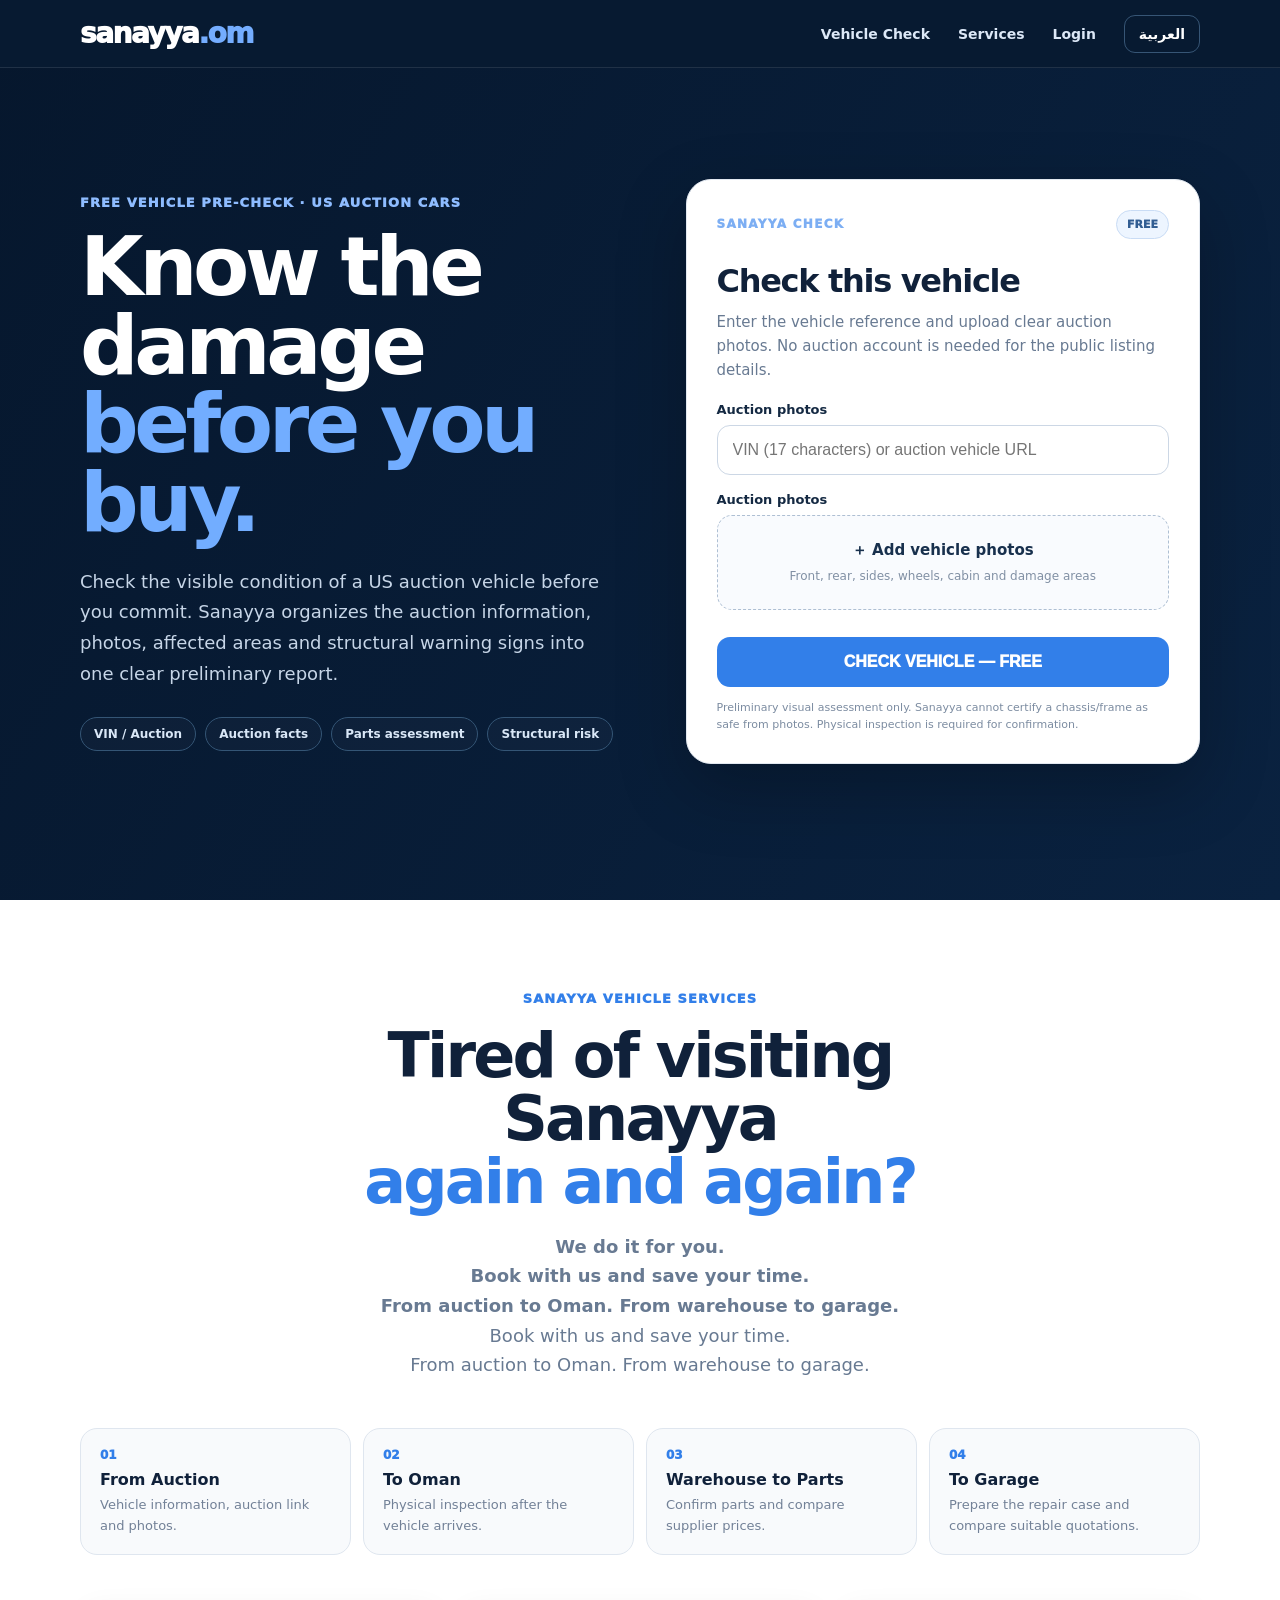
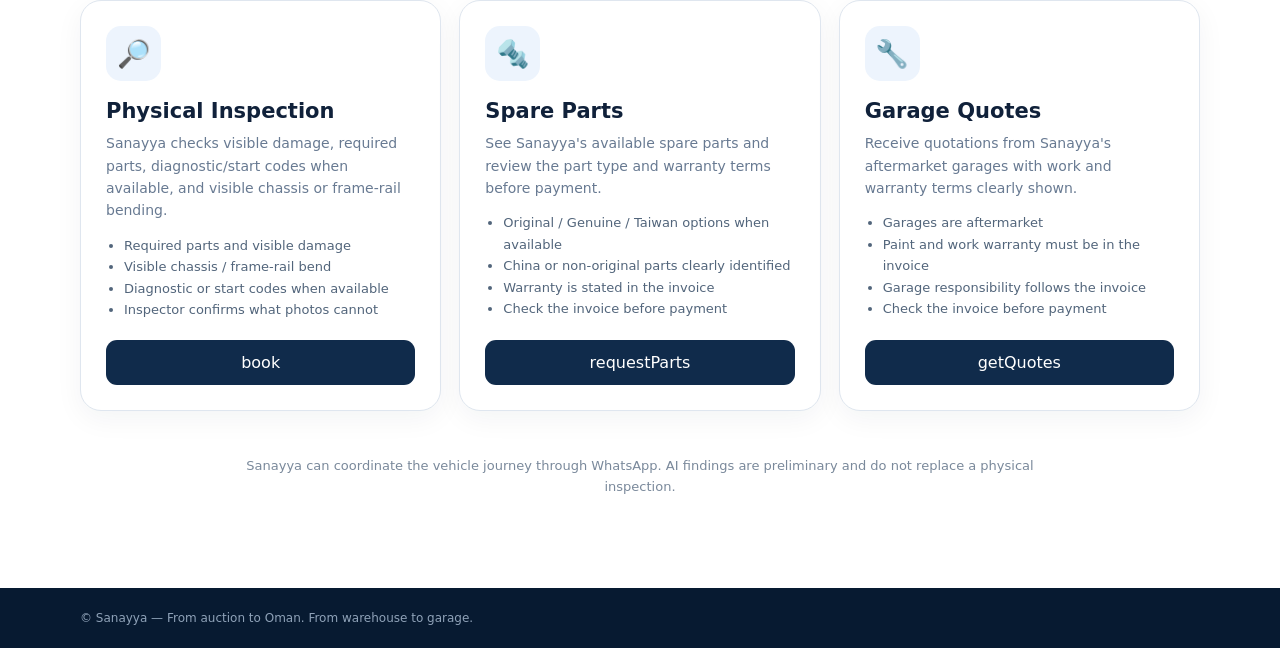
<file: index.html>
<!doctype html>
<html lang="en">
<head>
<meta charset="utf-8">
<meta name="viewport" content="width=device-width,initial-scale=1">
<title>Sanayya — Know the damage before you buy</title>
<meta name="description" content="Sanayya helps buyers and dealers understand US auction vehicle damage before buying, then arrange inspection, parts and garage services in Oman.">
<style>
:root{
  --navy:#071a31;
  --navy2:#0b2340;
  --blue:#3f8df5;
  --blue2:#8ebcff;
  --white:#fff;
  --ink:#10213a;
  --muted:#687a92;
  --line:#dfe6ef;
  --bg:#f4f7fb;
}
*{box-sizing:border-box}
html{scroll-behavior:smooth}
body{margin:0;background:var(--bg);color:var(--ink);font-family:Inter,system-ui,-apple-system,BlinkMacSystemFont,"Segoe UI",Arial,sans-serif}
a{text-decoration:none}
.wrap{width:min(1120px,calc(100% - 40px));margin:auto}

/* ---------- PAGE 1 ---------- */
.page-one{
  min-height:100vh;
  background:linear-gradient(120deg,#06172d 0%,#0a2240 100%);
  color:white;
}
header{
  height:68px;border-bottom:1px solid rgba(255,255,255,.10);
  background:#071a31;display:flex;align-items:center
}
.nav{display:flex;align-items:center;justify-content:space-between}
.logo{font-size:28px;font-weight:950;letter-spacing:-1.5px;color:#fff}
.logo span{color:#74adff}
.navlinks{display:flex;align-items:center;gap:28px}
.navlinks a{color:#dce8f7;font-size:14px;font-weight:800}
.navlinks a:hover{color:#fff}
.lang{border:1px solid #365575;border-radius:11px;padding:10px 14px;color:#fff!important}
.hero{
  min-height:calc(100vh - 68px);
  display:grid;grid-template-columns:1.02fr .98fr;gap:70px;
  align-items:center;padding:45px 0 70px
}
.details{max-width:600px}
.eyebrow{
  display:inline-block;color:#8ebcff;font-size:13px;font-weight:950;
  letter-spacing:1.1px;text-transform:uppercase;margin-bottom:18px
}
.details h1{
  font-size:clamp(52px,6.7vw,82px);line-height:.96;
  letter-spacing:-4.4px;margin:0 0 24px;color:#fff
}
.details h1 .blue{color:#72adff}
.details p{font-size:18px;line-height:1.7;color:#c6d5e7;max-width:570px;margin:0 0 28px}
.pills{display:flex;flex-wrap:wrap;gap:9px}
.pill{
  border:1px solid #345575;border-radius:999px;padding:9px 13px;
  color:#d9e7f7;font-size:12px;font-weight:800;background:rgba(255,255,255,.025)
}

/* scanner */
.scanner{
  background:#fff;color:var(--ink);border-radius:25px;padding:30px;
  box-shadow:0 24px 70px rgba(0,0,0,.24);border:1px solid #e2e8f0
}
.scanner-top{display:flex;justify-content:space-between;align-items:center;margin-bottom:23px}
.scanner-label{font-size:12px;font-weight:950;letter-spacing:1.3px;color:#7caef3}
.free{font-size:11px;font-weight:950;color:#315d92;border:1px solid #c9dcf5;background:#edf5ff;border-radius:999px;padding:7px 10px}
.scanner h2{font-size:32px;letter-spacing:-1.3px;margin:0 0 10px}
.scanner-intro{color:#687a92;line-height:1.6;font-size:15px;margin:0 0 20px}
.field{margin-bottom:17px}
.field label{display:block;font-size:13px;font-weight:900;margin-bottom:8px;color:#142942}
input{
  width:100%;padding:15px;border:1px solid #ccd7e5;border-radius:13px;
  font-size:16px;color:#10213a;outline:none;background:#fff
}
input:focus{border-color:#6ea8f7;box-shadow:0 0 0 4px #e8f2ff}
.drop{
  border:1.5px dashed #aebfd3;border-radius:15px;padding:25px 18px;
  text-align:center;background:#f9fbfe;cursor:pointer
}
.drop strong{display:block;font-size:15px;margin-bottom:5px;color:#18304d}
.drop span{color:#8190a4;font-size:12px}
.thumbs{display:flex;flex-wrap:wrap;gap:8px;margin-top:10px}
.thumb{width:67px;height:67px;object-fit:cover;border-radius:9px;border:1px solid #dbe3ed}
.primary{
  width:100%;border:0;border-radius:13px;background:#327fe9;color:#fff;
  padding:16px;font-size:16px;font-weight:950;cursor:pointer
}
.primary:hover{background:#246ed1}
.scanner-note{font-size:11px;line-height:1.55;color:#7c8ca1;margin:12px 0 0}

/* progress + report */
.progress{display:none;text-align:center;padding:20px 0 2px}
.spinner{width:31px;height:31px;border:4px solid #d9e2ed;border-top-color:#327fe9;border-radius:50%;animation:spin 1s linear infinite;margin:0 auto 11px}
@keyframes spin{to{transform:rotate(360deg)}}
.report{display:none;background:#f4f7fb;color:var(--ink);padding:70px 0}
.report-head,.box{background:#fff;border:1px solid var(--line);border-radius:20px}
.report-head{padding:22px}.report-head h2{margin:0 0 7px}.muted{color:var(--muted)}
.grid{display:grid;grid-template-columns:1fr 1fr;gap:15px;margin-top:15px}
.box{padding:21px}.box h3{margin:0 0 9px}
.list{padding-left:20px;line-height:1.7;color:#53657a;margin:0}
.part{padding:11px 0;border-bottom:1px solid #edf0f4;display:flex;justify-content:space-between;gap:12px}
.part:last-child{border-bottom:0}
.status{font-size:10px;font-weight:950;padding:5px 8px;border-radius:7px;height:max-content}
.repair{background:#fff0dc;color:#a45c09}.replace{background:#ffe4e4;color:#a52a2a}.unknown{background:#eef1f5;color:#5d6a79}.ok{background:#e5faef;color:#168044}.deployed{background:#ffe4e4;color:#a52a2a}.damaged{background:#ffe4e4;color:#a52a2a}.not_visible{background:#eef1f5;color:#5d6a79}.no_visible_deployment{background:#e5faef;color:#168044}
.assessment-box{margin-top:15px}
.assessment-box h3{font-size:22px}
.risk{padding:12px 14px;border-radius:12px;font-weight:900;margin:8px 0 12px}
.risk.high,.risk.possible{background:#ffe0e0;color:#a52a2a}
.risk.low{background:#e5faef;color:#168044}
.risk.unknown{background:#eef1f5;color:#5d6a79}
.risk small{display:block;font-weight:600;margin-top:3px}
.area-grid,.card-grid{display:grid;grid-template-columns:repeat(2,minmax(0,1fr));gap:10px}
.area-card{border:1px solid var(--line);border-radius:13px;padding:13px;background:#fff}
.area-card strong{display:block;font-size:12px;text-transform:uppercase;letter-spacing:.35px;color:#687a92;margin-bottom:4px}
.section-title{font-size:18px;font-weight:950;margin:22px 0 9px}
.section-title.replace-title{color:#b51e1e}.chassis-card.ok{border-color:#bfead3}.chassis-card.minor_damage{border-color:#f2d2a9}.chassis-card.bent{border-color:#f3bcbc}.chassis-card.not_detectable{border-color:#d5dbe3}.section-title.repair-title{color:#b25e08}.section-title.ok-title{color:#168044}.section-title.unknown-title{color:#5d6a79}.section-title.airbag-title{color:#10213a}
.part-card{border:1px solid var(--line);border-radius:13px;padding:10px;background:#fff;margin-bottom:10px}
.part-name{display:block;font-size:16px;font-weight:950;color:#10213a;background:#f6f8fb;border:1px solid #dfe6ef;border-radius:9px;padding:8px 10px;margin-bottom:8px}
.part-card.replace-card .part-name{background:#ffe4e4;border-color:#f3c8c8}.part-card.repair-card .part-name{background:#fff6ea;border-color:#f3ddbc}.part-card.ok-card .part-name{background:#ebfbf3;border-color:#c8eedb}.part-card.unknown-card .part-name{background:#f0f2f5;border-color:#dfe3e8}
.part-reason{font-size:14px;line-height:1.55;color:#25364b}.part-status{font-weight:950;margin-right:4px}
.photos-report{display:grid;grid-template-columns:repeat(2,minmax(0,1fr));gap:12px}.photos-report img{width:100%;aspect-ratio:4/3;object-fit:cover;border-radius:12px;border:1px solid var(--line)}
@media(max-width:600px){.area-grid,.card-grid,.photos-report{grid-template-columns:1fr}}
.actions{display:flex;gap:10px;margin-top:15px}
.secondary{flex:1;border:1px solid #ccd7e5;background:#fff;color:#23364e;border-radius:12px;padding:13px;font-weight:850;cursor:pointer}
.report .primary{flex:1}

/* ---------- PAGE 2 ---------- */
.services-page{
  min-height:100vh;background:#fff;color:var(--ink);padding:88px 0 90px;
}
.services-intro{text-align:center;max-width:780px;margin:0 auto 48px}
.services-intro .eyebrow{color:#327fe9}
.services-intro h2{
  font-size:clamp(40px,5.3vw,62px);line-height:1.02;letter-spacing:-2.8px;margin:0 0 18px
}
.services-intro h2 .blue{color:#327fe9}
.services-intro p{font-size:18px;line-height:1.65;color:#687a92;margin:0}
.journey{
  display:grid;grid-template-columns:repeat(4,1fr);gap:12px;margin-bottom:45px
}
.step{border:1px solid #dfe6ef;border-radius:17px;padding:19px;background:#f8fafc}
.step .num{color:#327fe9;font-size:12px;font-weight:950}
.step strong{display:block;font-size:16px;margin:8px 0 5px}
.step span{font-size:13px;line-height:1.5;color:#728197}
.services{display:grid;grid-template-columns:repeat(3,1fr);gap:18px}
.service{
  border:1px solid #dfe6ef;border-radius:21px;padding:25px;
  display:flex;flex-direction:column;min-height:335px;background:#fff;
  box-shadow:0 8px 28px rgba(15,35,60,.05)
}
.icon{
  width:55px;height:55px;border-radius:15px;background:#edf4fd;
  display:grid;place-items:center;font-size:27px;margin-bottom:18px
}
.service h3{font-size:21px;margin:0 0 9px}
.service p{color:#687a92;line-height:1.6;font-size:14px;margin:0 0 13px}
.service ul{color:#52657b;padding-left:18px;line-height:1.65;font-size:13px;margin:0 0 20px}
.wa{
  margin-top:auto;background:#102b4b;color:#fff;text-align:center;
  border-radius:11px;padding:13px;font-weight:900;font-size:14px
}
.wa:hover{background:#173c66}
.service-note{
  max-width:850px;margin:45px auto 0;text-align:center;color:#7a899b;
  font-size:13px;line-height:1.6
}
footer{background:#071a31;color:#8fa2b8;padding:23px 0;font-size:12px}

/* responsive */
@media(max-width:900px){
  .hero{grid-template-columns:1fr;gap:35px;padding-top:48px}
  .details{max-width:760px}
  .details h1{font-size:clamp(50px,10vw,74px)}
  .scanner{max-width:760px}
  .journey{grid-template-columns:1fr 1fr}
  .services{grid-template-columns:1fr}
}
@media(max-width:600px){
  .wrap{width:min(100% - 28px,1120px)}
  header{height:62px}.navlinks{gap:10px}.navlinks a:not(.lang){display:none}
  .logo{font-size:24px}
  .hero{min-height:calc(100vh - 62px);padding:35px 0 50px}
  .details h1{font-size:49px;letter-spacing:-2.8px}
  .details p{font-size:16px}
  .scanner{padding:22px;border-radius:19px}
  .scanner h2{font-size:27px}
  .journey{grid-template-columns:1fr}
  .services-page{padding:65px 0}
  .services-intro h2{font-size:42px}
  .grid{grid-template-columns:1fr}
  .actions{flex-direction:column}
}
@media print{
  header,.page-one,.services-page,footer{display:none!important}
  .report{display:block!important;padding:0}
}
.service-modal{display:none;position:fixed;inset:0;background:rgba(5,18,39,.72);z-index:1000;padding:24px;align-items:center;justify-content:center}.service-modal.show{display:flex}.service-modal-box{position:relative;width:min(680px,100%);background:#fff;border-radius:22px;padding:32px;box-shadow:0 24px 70px rgba(0,0,0,.28);color:#10233f}.service-modal-box h3{font-size:30px;margin:8px 0 18px}.service-modal-box p{font-size:16px;line-height:1.7;color:#52657d}.service-modal-box ul{padding-left:20px;line-height:1.8;color:#344b67}.service-close{position:absolute;right:18px;top:10px;border:0;background:transparent;font-size:32px;cursor:pointer;color:#52657d}.service-modal-actions{display:flex;gap:12px;margin-top:24px}.service-modal-actions button{flex:1;padding:13px 18px;border-radius:12px;border:0;cursor:pointer;font-weight:700}.service-modal-actions .primary{background:#327fe9;color:#fff}.service-modal-actions .secondary{background:#edf3fa;color:#10233f}.request-service{border:0;cursor:pointer;font:inherit}
</style>
</head>
<body>

<section class="page-one" id="vehicle-check">
<header>
  <div class="wrap nav">
    <div class="logo">sanayya<span>.om</span></div>
    <div class="navlinks">
      <a href="#vehicle-check">Vehicle Check</a>
      <a href="#services">Services</a>
      <a href="login.html">Login</a>
      <a class="lang" href="#" id="langToggle">العربية</a>
    </div>
  </div>
</header>

<div class="wrap hero">
  <div class="details">
    <div class="eyebrow">Free vehicle pre-check · US auction cars</div>
    <h1>Know the damage<br><span class="blue">before you buy.</span></h1>
    <p>Check the visible condition of a US auction vehicle before you commit. Sanayya organizes the auction information, photos, affected areas and structural warning signs into one clear preliminary report.</p>
    <div class="pills">
      <span class="pill">VIN / Auction</span>
      <span class="pill">Auction facts</span>
      <span class="pill">Parts assessment</span>
      <span class="pill">Structural risk</span>
    </div>
  </div>

  <div class="scanner">
    <div class="scanner-top">
      <div class="scanner-label">SANAYYA CHECK</div>
      <div class="free">FREE</div>
    </div>
    <h2>Check this vehicle</h2>
    <p class="scanner-intro">Enter the vehicle reference and upload clear auction photos. No auction account is needed for the public listing details.</p>

    <div class="field">
      <label>VIN or Auction Link</label>
      <input id="ref" placeholder="VIN (17 characters) or auction vehicle URL">
    </div>

    <div class="field">
      <label>Auction photos</label>
      <div class="drop" onclick="document.getElementById('files').click()">
        <strong>＋ Add vehicle photos</strong>
        <span>Front, rear, sides, wheels, cabin and damage areas</span>
        <input id="files" hidden type="file" accept="image/*" multiple onchange="photos()">
      </div>
      <div id="thumbs" class="thumbs"></div>
    </div>

    <button class="primary" onclick="analyze()">CHECK VEHICLE — FREE</button>
    <p class="scanner-note">Preliminary visual assessment only. Sanayya cannot certify a chassis/frame as safe from photos. Physical inspection is required for confirmation.</p>

    <div id="progress" class="progress">
      <div class="spinner"></div>
      <strong id="pt">Reading vehicle information…</strong>
    </div>
  </div>
</div>
</section>

<section id="report" class="report">
<div class="wrap">
  <div class="report-head"><h2>Sanayya AI damage assessment</h2><div id="vehicle" class="muted"></div></div>

  <div class="box assessment-box">
    <h3>Overall assessment</h3>
    <p id="summary" class="muted" style="line-height:1.65;margin-bottom:12px"></p>
    <div id="risk"></div>
    <div id="areas" class="area-grid"></div>
    <div id="structuralFindings"></div>
  </div>

  <div class="box assessment-box">
    <h3>Parts assessment</h3>
    <div id="replaceSection"></div>
    <div id="repairSection"></div>
    <div id="okSection"></div>
    <div id="unknownSection"></div>
  </div>

  <div class="box assessment-box">
    <h3>Airbag / SRS assessment</h3>
    <div id="airbags"></div>
  </div>

  <div class="box assessment-box">
    <h3>Recommended physical checks</h3>
    <ul id="checks" class="list"></ul>
  </div>

  <div class="box assessment-box">
    <h3>Limitations</h3>
    <ul id="limitations" class="list"></ul>
  </div>

  <div class="box assessment-box" id="photoBox">
    <h3>Uploaded vehicle photos</h3>
    <div id="reportPhotos" class="photos-report"></div>
  </div>

  <div class="actions">
    <button class="secondary" onclick="clearAll()">Clear & Check Another Vehicle</button>
    <button class="secondary" onclick="window.print()">Print / Save PDF</button>
    <button class="primary" onclick="document.getElementById('services').scrollIntoView({behavior:'smooth'})">Continue to Services ↓</button>
  </div>
</div>
</section>

<section id="services" class="services-page">
<div class="wrap">
  <div class="services-intro">
    <div class="eyebrow">Sanayya vehicle services</div>
    <h2>Tired of visiting Sanayya<br><span class="blue">again and again?</span></h2>
    <p><strong>We do it for you.</strong><br>Book with us and save your time.<br>From auction to Oman. From warehouse to garage.</p>
  </div>

  <div class="journey">
    <div class="step"><div class="num">01</div><strong>From Auction</strong><span>Vehicle information, auction link and photos.</span></div>
    <div class="step"><div class="num">02</div><strong>To Oman</strong><span>Physical inspection after the vehicle arrives.</span></div>
    <div class="step"><div class="num">03</div><strong>Warehouse to Parts</strong><span>Confirm parts and compare supplier prices.</span></div>
    <div class="step"><div class="num">04</div><strong>To Garage</strong><span>Prepare the repair case and compare suitable quotations.</span></div>
  </div>

  <div class="services">
    <div class="service"><div class="icon">🔎</div><h3 data-i18n="physical">Physical Inspection</h3><p data-i18n="physicalP">Sanayya checks visible damage, required parts, diagnostic/start codes when available, and visible chassis or frame-rail bending.</p><ul><li data-i18n="physicalL1">Required parts and visible damage</li><li data-i18n="physicalL2">Visible chassis / frame-rail bend</li><li data-i18n="physicalL3">Diagnostic or start codes when available</li><li data-i18n="physicalL4">Inspector confirms what photos cannot</li></ul><button class="wa request-service" type="button" onclick="openService('physical')" data-i18n="requestQuote">Request a Quote</button></div>
    <div class="service"><div class="icon">🔩</div><h3 data-i18n="partsService">Spare Parts</h3><p data-i18n="partsP">See Sanayya's available spare parts and review the part type and warranty terms before payment.</p><ul><li data-i18n="partsL1">Original / Genuine / Taiwan options when available</li><li data-i18n="partsL2">China or non-original parts clearly identified</li><li data-i18n="partsL3">Warranty is stated in the invoice</li><li data-i18n="partsL4">Check the invoice before payment</li></ul><button class="wa request-service" type="button" onclick="openService('parts')" data-i18n="requestQuote">Request a Quote</button></div>
    <div class="service"><div class="icon">🔧</div><h3 data-i18n="garageQuotes">Garage Quotes</h3><p data-i18n="garageP">Receive quotations from Sanayya's aftermarket garages with work and warranty terms clearly shown.</p><ul><li data-i18n="garageL1">Garages are aftermarket</li><li data-i18n="garageL2">Paint and work warranty must be in the invoice</li><li data-i18n="garageL3">Garage responsibility follows the invoice</li><li data-i18n="garageL4">Check the invoice before payment</li></ul><button class="wa request-service" type="button" onclick="openService('garage')" data-i18n="requestQuote">Request a Quote</button></div>
  </div>
  <div id="serviceModal" class="service-modal" aria-hidden="true"><div class="service-modal-box"><button class="service-close" type="button" onclick="closeService()">×</button><div id="serviceModalIcon" class="icon">🔎</div><h3 id="serviceModalTitle"></h3><div id="serviceModalBody"></div><div class="service-modal-actions"><button class="secondary" type="button" onclick="closeService()" data-i18n="back">Back</button><button id="serviceModalAction" class="primary" type="button" onclick="confirmService()" data-i18n="continueRequest">Continue</button></div></div></div>

  <div class="service-note">Sanayya can coordinate the vehicle journey through WhatsApp. AI findings are preliminary and do not replace a physical inspection.</div>
</div>
</section>

<footer><div class="wrap">© Sanayya — From auction to Oman. From warehouse to garage.</div></footer>

<script>
const SUPABASE_URL="https://zohfsqyiwtfhoniuzuob.supabase.co";
const SUPABASE_KEY="sb_publishable_zwI-9LYGnMCET--8njK7iQ__DOVYZUD";
const ANALYZE_URL=SUPABASE_URL+"/functions/v1/analyze-damage";
let selectedFiles=[];

function wa(number,text){
  const clean=String(number||"").replace(/\D/g,"");
  return clean ? "https://wa.me/"+clean+"?text="+encodeURIComponent(text) : "#";
}

let currentLanguage = localStorage.getItem("sanayya_language") || "en";
const translations = {
  en: {
    vehicleCheck:"Vehicle Check", services:"Services", login:"Login", arabic:"العربية",
    eyebrow:"Free vehicle pre-check · US auction cars", title1:"Know the damage", title2:"before you buy.",
    hero:"Check the visible condition of a US auction vehicle before you commit. Sanayya organizes the auction information, photos, affected areas and structural warning signs into one clear preliminary report.",
    pill1:"VIN / Auction", pill2:"Auction facts", pill3:"Parts assessment", pill4:"Structural risk",
    checkLabel:"SANAYYA CHECK", free:"FREE", checkTitle:"Check this vehicle",
    checkIntro:"Enter the vehicle reference and upload clear auction photos. No auction account is needed for the public listing details.",
    refLabel:"VIN or Auction Link", refPlaceholder:"VIN (17 characters) or auction vehicle URL", photoLabel:"Auction photos",
    photoStrong:"＋ Add vehicle photos", photoHint:"Front, rear, sides, wheels, cabin and damage areas",
    checkBtn:"CHECK VEHICLE — FREE", note:"Preliminary visual assessment only. Sanayya cannot certify a chassis/frame as safe from photos. Physical inspection is required for confirmation.",
    reportTitle:"Sanayya AI damage assessment", overall:"Overall assessment", parts:"Parts assessment", replace:"Parts to replace", repair:"Parts that can be repaired", ok:"Parts that appear OK", unknown:"Parts that are not visible / unknown", airbags:"Airbag / SRS assessment", checksTitle:"Recommended physical checks", limitationsTitle:"Limitations", photosTitle:"Uploaded vehicle photos", clear:"Clear & Check Another Vehicle", print:"Print / Save PDF", continue:"Continue to Services ↓",
    servicesEyebrow:"Sanayya vehicle services", servicesTitle1:"Tired of visiting Sanayya", servicesTitle2:"again and again?", servicesLead:"We do it for you.", servicesLead2:"Book with us and save your time.", servicesLead3:"From auction to Oman. From warehouse to garage.",
    auction:"From Auction", oman:"To Oman", warehouse:"Warehouse to Parts", garage:"To Garage", journey1:"Vehicle information, auction link and photos.", journey2:"Physical inspection after the vehicle arrives.", journey3:"Confirm parts and compare supplier prices.", journey4:"Prepare the repair case and compare suitable quotations.",
    physical:"Physical Inspection", physicalP:"Sanayya checks visible damage, required parts, diagnostic/start codes when available, and visible chassis or frame-rail bending.", physicalL1:"Required parts and visible damage", physicalL2:"Visible chassis / frame-rail bend", physicalL3:"Diagnostic or start codes when available", physicalL4:"Inspector confirms what photos cannot", partsService:"Spare Parts", partsP:"See Sanayya's available spare parts and review the part type and warranty terms before payment.", partsL1:"Original / Genuine / Taiwan options when available", partsL2:"China or non-original parts clearly identified", partsL3:"Warranty is stated in the invoice", partsL4:"Check the invoice before payment", garageQuotes:"Garage Quotes", garageP:"Receive quotations from Sanayya's aftermarket garages with work and warranty terms clearly shown.", garageL1:"Garages are aftermarket", garageL2:"Paint and work warranty must be in the invoice", garageL3:"Garage responsibility follows the invoice", garageL4:"Check the invoice before payment",
    requestQuote:"Request a Quote", back:"Back", continueRequest:"Continue", serviceNote:"Sanayya can coordinate the vehicle journey through WhatsApp. AI findings are preliminary and do not replace a physical inspection.", footer:"© Sanayya — From auction to Oman. From warehouse to garage.",
    riskHigh:"Visible structural evidence requires urgent physical inspection.", riskPossible:"Possible visible structural damage — physical inspection required.", riskLow:"No visible structural deformation identified in the submitted photos.", riskUnknown:"Structural areas are not visible enough to make a reliable judgment from photos.", chassisTitle:"Chassis assessment", chassisOK:"Chassis appears OK visually", chassisMinor:"Chassis minor visible damage", chassisBent:"Chassis visibly bent", chassisNotDetectable:"Chassis not detectable from photos", damageArea:"Damage area", noArea:"No specific visible area reported", structuralFindings:"Structural findings", structuralFinding:"Structural finding", airbagUnknown:"Airbag condition cannot be confirmed because the relevant areas are not visible.", defaultCheck1:"Perform a physical chassis/frame inspection.", defaultCheck2:"Perform an SRS/airbag diagnostic scan.", defaultLimit1:"Photos cannot confirm hidden mechanical or structural damage.", defaultLimit2:"Physical inspection is required for confirmation.",
    statusReplace:"REPLACE", statusRepair:"REPAIR", statusOK:"OK", statusUnknown:"UNKNOWN", deployed:"DEPLOYED", damaged:"DAMAGED", notVisible:"NOT_VISIBLE", noDeployment:"NO_VISIBLE_DEPLOYMENT"
  },
  ar: {
    vehicleCheck:"فحص المركبة", services:"الخدمات", login:"تسجيل الدخول", arabic:"English",
    eyebrow:"فحص مبدئي مجاني · سيارات مزادات أمريكية", title1:"اعرف الأضرار", title2:"قبل أن تشتري.",
    hero:"افحص الحالة الظاهرة لسيارة من مزادات الولايات المتحدة قبل الشراء. تنظم سنعية معلومات المزاد والصور ومناطق الضرر وعلامات التحذير الهيكلية في تقرير مبدئي واضح.",
    pill1:"رقم VIN / المزاد", pill2:"بيانات المزاد", pill3:"تقييم القطع", pill4:"المخاطر الهيكلية",
    checkLabel:"فحص سنعية", free:"مجاني", checkTitle:"افحص هذه المركبة",
    checkIntro:"أدخل مرجع المركبة وارفع صور المزاد الواضحة. لا تحتاج إلى حساب في المزاد لعرض بيانات السيارة العامة.",
    refLabel:"رقم VIN أو رابط المزاد", refPlaceholder:"رقم VIN (17 حرفاً) أو رابط السيارة في المزاد", photoLabel:"صور المزاد",
    photoStrong:"＋ إضافة صور المركبة", photoHint:"الأمام، الخلف، الجوانب، العجلات، المقصورة ومناطق الضرر",
    checkBtn:"افحص المركبة — مجاناً", note:"هذا تقييم بصري مبدئي فقط. لا تستطيع سنعية تأكيد سلامة الشاصي أو الهيكل من الصور. يلزم الفحص الفعلي للتأكيد.",
    reportTitle:"تقرير سنعية لتقييم أضرار المركبة بالذكاء الاصطناعي", overall:"التقييم العام", parts:"تقييم القطع", replace:"قطع تحتاج إلى استبدال", repair:"قطع يمكن إصلاحها", ok:"قطع تبدو سليمة", unknown:"قطع غير ظاهرة / غير معروفة", airbags:"تقييم الوسائد الهوائية / SRS", checksTitle:"الفحوصات الفعلية الموصى بها", limitationsTitle:"القيود", photosTitle:"صور المركبة المرفوعة", clear:"مسح وفحص مركبة أخرى", print:"طباعة / حفظ PDF", continue:"الانتقال إلى الخدمات ↓",
    servicesEyebrow:"خدمات سنعية للمركبات", servicesTitle1:"هل تعبت من زيارة سنعية", servicesTitle2:"مرة بعد مرة؟", servicesLead:"نقوم بذلك نيابةً عنك.", servicesLead2:"احجز معنا ووفر وقتك.", servicesLead3:"من المزاد إلى عُمان. ومن المستودع إلى الورشة.",
    auction:"من المزاد", oman:"إلى عُمان", warehouse:"من المستودع إلى القطع", garage:"إلى الورشة", journey1:"معلومات المركبة ورابط المزاد والصور.", journey2:"فحص فعلي بعد وصول المركبة.", journey3:"تأكيد القطع ومقارنة أسعار الموردين.", journey4:"إعداد طلب إصلاح ومقارنة عروض الورش المناسبة.",
    physical:"الفحص الفعلي", physicalP:"تفحص سنعية الأضرار الظاهرة والقطع المطلوبة وأكواد التشخيص/التشغيل عند توفرها وانحناء الشاصي أو قضبان الهيكل الظاهرة.", physicalL1:"القطع المطلوبة والأضرار الظاهرة", physicalL2:"انحناء الشاصي أو قضيب الهيكل الظاهر", physicalL3:"أكواد التشخيص أو التشغيل عند توفرها", physicalL4:"المفتش يؤكد ما لا يمكن للصور تأكيده", partsService:"قطع الغيار", partsP:"تعرف على قطع الغيار المتوفرة لدى سنعية وراجع نوع القطعة وشروط الضمان قبل الدفع.", partsL1:"أصلي / Genuine / تايوان عند توفره", partsL2:"قطع صينية أو غير أصلية يتم توضيحها", partsL3:"الضمان مذكور في الفاتورة", partsL4:"راجع الفاتورة قبل الدفع", garageQuotes:"عروض الورش", garageP:"استلم عروضاً من ورش سنعية المتخصصة في خدمات ما بعد البيع مع توضيح العمل والضمان.", garageL1:"الورش من فئة ما بعد البيع", garageL2:"ضمان الدهان والعمل يجب أن يكون في الفاتورة", garageL3:"مسؤولية الورشة حسب ما هو مذكور في الفاتورة", garageL4:"راجع الفاتورة قبل الدفع",
    requestQuote:"طلب عرض سعر", back:"رجوع", continueRequest:"متابعة", serviceNote:"يمكن لسنعية تنسيق رحلة المركبة عبر واتساب. نتائج الذكاء الاصطناعي مبدئية ولا تغني عن الفحص الفعلي.", footer:"© سنعية — من المزاد إلى عُمان. ومن المستودع إلى الورشة.",
    riskHigh:"توجد أدلة هيكلية ظاهرة وتتطلب فحصاً فعلياً عاجلاً.", riskPossible:"احتمال وجود ضرر هيكلي ظاهر — يلزم الفحص الفعلي.", riskLow:"لم يظهر تشوه هيكلي واضح في الصور المرسلة.", riskUnknown:"المناطق الهيكلية غير ظاهرة بشكل كافٍ للحكم الموثوق من الصور.", chassisTitle:"تقييم الشاصي", chassisOK:"الشاصي يبدو سليماً بصرياً", chassisMinor:"ضرر بسيط ظاهر في الشاصي", chassisBent:"الشاصي منحني بشكل ظاهر", chassisNotDetectable:"لا يمكن اكتشاف حالة الشاصي من الصور", damageArea:"منطقة الضرر", noArea:"لم يتم تحديد منطقة ضرر ظاهرة", structuralFindings:"النتائج الهيكلية", structuralFinding:"نتيجة هيكلية", airbagUnknown:"لا يمكن تأكيد حالة الوسائد الهوائية لأن المناطق المطلوبة غير ظاهرة.", defaultCheck1:"إجراء فحص فعلي للشاصي والهيكل.", defaultCheck2:"إجراء فحص تشخيصي لنظام الوسائد الهوائية SRS.", defaultLimit1:"الصور لا تؤكد الأضرار الميكانيكية أو الهيكلية المخفية.", defaultLimit2:"يلزم الفحص الفعلي للتأكيد.",
    statusReplace:"استبدال", statusRepair:"إصلاح", statusOK:"سليم", statusUnknown:"غير معروف", deployed:"منفتحة", damaged:"متضررة", notVisible:"غير ظاهرة", noDeployment:"لا يوجد انفتاح ظاهر"
  }
};
function t(k){return translations[currentLanguage][k] || translations.en[k] || k;}
const serviceCopy={physical:{icon:"🔎",title:{en:"Physical Inspection",ar:"الفحص الفعلي"},body:{en:`<p>Sanayya will prepare the inspection request to check:</p><ul><li>Required parts and visible damage</li><li>Visible chassis or frame-rail bending</li><li>Diagnostic/start codes when available</li><li>Items that photos cannot confirm</li></ul><p><strong>Review this, then continue to WhatsApp to book the inspector.</strong></p>`,ar:`<p>تجهز سنعية طلب الفحص للتحقق من:</p><ul><li>القطع المطلوبة والأضرار الظاهرة</li><li>انحناء الشاصي أو قضبان الهيكل الظاهرة</li><li>أكواد التشخيص/التشغيل عند توفرها</li><li>الأمور التي لا يمكن للصور تأكيدها</li></ul><p><strong>راجع المعلومات ثم اضغط متابعة للانتقال إلى واتساب وحجز المفتش.</strong></p>`}},parts:{icon:"🔩",title:{en:"Spare Parts",ar:"قطع الغيار"},body:{en:`<p>Sanayya can provide available spare parts. Before payment, check the invoice to confirm whether each part is:</p><ul><li>Original / Genuine</li><li>Taiwan</li><li>China / non-original</li></ul><p>For China or other non-original parts, any warranty will be stated in the invoice. <strong>Please check the invoice before payment.</strong></p>`,ar:`<p>يمكن لسنعية توفير قطع الغيار المتاحة. قبل الدفع، راجع الفاتورة للتأكد من نوع كل قطعة:</p><ul><li>أصلي / Genuine</li><li>تايوان</li><li>صيني / غير أصلي</li></ul><p>بالنسبة للقطع الصينية أو غير الأصلية، سيكون أي ضمان مذكوراً في الفاتورة. <strong>يرجى مراجعة الفاتورة قبل الدفع.</strong></p>`}},garage:{icon:"🔧",title:{en:"Garage Quotes",ar:"عروض الورش"},body:{en:`<p>Sanayya quotations are from aftermarket garages.</p><ul><li>Check the invoice for paint warranty.</li><li>Check the invoice for work/repair warranty.</li><li>The garage is responsible for what it specifically mentions in the invoice.</li></ul><p><strong>Please check the invoice carefully before payment.</strong></p>`,ar:`<p>عروض سنعية تكون من ورش متخصصة في خدمات ما بعد البيع.</p><ul><li>راجع الفاتورة لضمان الدهان.</li><li>راجع الفاتورة لضمان العمل/الإصلاح.</li><li>مسؤولية الورشة تكون عن الأمور المذكورة بشكل واضح في الفاتورة.</li></ul><p><strong>يرجى مراجعة الفاتورة بعناية قبل الدفع.</strong></p>`}}};
let activeService=null;
function openService(type){activeService=type;const x=serviceCopy[type];document.getElementById('serviceModalIcon').textContent=x.icon;document.getElementById('serviceModalTitle').textContent=x.title[currentLanguage];document.getElementById('serviceModalBody').innerHTML=x.body[currentLanguage];document.getElementById('serviceModalAction').textContent=t('continueRequest');document.getElementById('serviceModal').classList.add('show');}
function closeService(){document.getElementById('serviceModal').classList.remove('show');activeService=null;}
function confirmService(){const routes=window.SANAYYA_WHATSAPP_ROUTES||{};const key=activeService==='physical'?'physical_inspection':activeService==='parts'?'spare_parts':'garage_quotes';const number=routes[key];const msg={physical:'Hello Sanayya, I want to request a physical vehicle inspection and book the inspector.',parts:'Hello Sanayya, I want to request a spare-parts quote. Please confirm the part type and invoice warranty before payment.',garage:'Hello Sanayya, I want to request garage quotations. Please confirm the work and warranty terms in the invoice.'}[activeService];if(number)window.open(wa(number,currentLanguage==='ar'?({physical:'مرحباً سنعية، أريد طلب فحص فعلي للمركبة وحجز المفتش.',parts:'مرحباً سنعية، أريد طلب عرض سعر لقطع الغيار. أرجو تأكيد نوع القطعة وضمان الفاتورة قبل الدفع.',garage:'مرحباً سنعية، أريد طلب عروض أسعار من الورش. أرجو تأكيد أعمال الإصلاح والضمان في الفاتورة.'}[activeService]):msg),'_blank');else alert(currentLanguage==='ar'?'رقم واتساب غير مضبوط حالياً. يرجى التواصل مع سنعية.':'A WhatsApp service number is not configured yet. Please contact Sanayya.');}
function applyLanguage(){
  document.documentElement.lang=currentLanguage;
  document.documentElement.dir=currentLanguage==='ar'?'rtl':'ltr';
  const map={
    'navlinks a:nth-child(1)':'vehicleCheck','navlinks a:nth-child(2)':'services','navlinks a:nth-child(3)':'login',
    '.lang':'arabic','.details .eyebrow':'eyebrow','.details h1':'__title','.details p':'hero',
    '.pill:nth-child(1)':'pill1','.pill:nth-child(2)':'pill2','.pill:nth-child(3)':'pill3','.pill:nth-child(4)':'pill4',
    '.scanner-label':'checkLabel','.free':'free','.scanner h2':'checkTitle','.scanner-intro':'checkIntro',
    '.field:nth-of-type(1) label':'refLabel','.field:nth-of-type(2) label':'photoLabel','.drop strong':'photoStrong','.drop span':'photoHint',
    '.primary':'checkBtn','.scanner-note':'note','.report-head h2':'reportTitle',
    '#report .assessment-box:nth-of-type(1) h3':'overall','#report .assessment-box:nth-of-type(2) h3':'parts','#report .assessment-box:nth-of-type(3) h3':'airbags',
    '#report .assessment-box:nth-of-type(4) h3':'checksTitle','#report .assessment-box:nth-of-type(5) h3':'limitationsTitle','#photoBox h3':'photosTitle',
    '.actions .secondary:nth-child(1)':'clear','.actions .secondary:nth-child(2)':'print','.actions .primary':'continue',
    '.services-intro .eyebrow':'servicesEyebrow','.services-intro h2':'__servicesTitle','.services-intro p strong':'servicesLead',
    '.services-intro p br + text':'servicesLead2','.service-note':'serviceNote','footer .wrap':'footer',
    '.step:nth-child(1) strong':'auction','.step:nth-child(2) strong':'oman','.step:nth-child(3) strong':'warehouse','.step:nth-child(4) strong':'garage',
    '.step:nth-child(1) span':'journey1','.step:nth-child(2) span':'journey2','.step:nth-child(3) span':'journey3','.step:nth-child(4) span':'journey4',
    '.service:nth-child(1) h3':'physical','.service:nth-child(1) p':'physicalP','.service:nth-child(1) .wa':'book',
    '.service:nth-child(2) h3':'partsService','.service:nth-child(2) p':'partsP','.service:nth-child(2) .wa':'requestParts',
    '.service:nth-child(3) h3':'garageQuotes','.service:nth-child(3) p':'garageP','.service:nth-child(3) .wa':'getQuotes'
  };
  document.querySelectorAll('[data-i18n]').forEach(el=>{const k=el.dataset.i18n;if(k)el.textContent=t(k);});
  for(const [sel,key] of Object.entries(map)){
    const el=document.querySelector(sel); if(!el) continue;
    if(key==='__title') el.innerHTML=`${t('title1')}<br><span class="blue">${t('title2')}</span>`;
    else if(key==='__servicesTitle') el.innerHTML=`${t('servicesTitle1')}<br><span class="blue">${t('servicesTitle2')}</span>`;
    else if(key==='servicesLead') el.innerHTML=`<strong>${t('servicesLead')}</strong><br>${t('servicesLead2')}<br>${t('servicesLead3')}`;
    else el.textContent=t(key);
  }
  const ref=document.getElementById('ref'); if(ref) ref.placeholder=t('refPlaceholder');
  const riskEl=document.querySelector('#risk small'); if(riskEl && riskEl.dataset.defaultRisk){ riskEl.textContent=t(riskEl.dataset.defaultRisk); }
  if(activeService){const x=serviceCopy[activeService];document.getElementById('serviceModalTitle').textContent=x.title[currentLanguage];document.getElementById('serviceModalBody').innerHTML=x.body[currentLanguage];document.getElementById('serviceModalAction').textContent=t('continueRequest');}
  document.getElementById('langToggle').onclick=(e)=>{e.preventDefault();currentLanguage=currentLanguage==='en'?'ar':'en';localStorage.setItem('sanayya_language',currentLanguage);applyLanguage();};
}

async function loadWhatsAppRoutes(){
  const fallback="96800000000";
  const routes={physical_inspection:fallback,spare_parts:fallback,garage_quotes:fallback,ai_damage_check:fallback};
  try{
    const r=await fetch(SUPABASE_URL+"/rest/v1/whatsapp_routes?select=service_key,whatsapp_number_id");
    if(!r.ok) throw new Error("route read failed");
    const rows=await r.json();
    const ids=[...new Set(rows.map(x=>x.whatsapp_number_id).filter(Boolean))];
    let nums=[];
    if(ids.length){
      const q=encodeURIComponent(ids.map(x=>`\"${x}\"`).join(","));
      const nr=await fetch(SUPABASE_URL+"/rest/v1/whatsapp_numbers?select=id,phone,active&id=in."+q);
      if(nr.ok) nums=await nr.json();
    }
    const map=Object.fromEntries(nums.map(x=>[x.id,x]));
    rows.forEach(x=>{ if(routes[x.service_key]!==undefined && map[x.whatsapp_number_id]?.active) routes[x.service_key]=map[x.whatsapp_number_id].phone; });
  }catch(e){ console.warn("WhatsApp routing fallback used",e); }
  window.SANAYYA_WHATSAPP_ROUTES=routes;
}
applyLanguage();
loadWhatsAppRoutes();

function photos(){
  selectedFiles=[...document.getElementById("files").files];
  const t=document.getElementById("thumbs");t.innerHTML="";
  selectedFiles.forEach(f=>{const i=document.createElement("img");i.className="thumb";i.src=URL.createObjectURL(f);t.appendChild(i)});
}
function resizeImageForAI(file){
  return new Promise((resolve,reject)=>{
    const img=new Image(); const url=URL.createObjectURL(file);
    img.onload=()=>{
      const maxSide=1600, scale=Math.min(1,maxSide/Math.max(img.width,img.height));
      const c=document.createElement("canvas");c.width=Math.max(1,Math.round(img.width*scale));c.height=Math.max(1,Math.round(img.height*scale));
      c.getContext("2d").drawImage(img,0,0,c.width,c.height); URL.revokeObjectURL(url);
      resolve(c.toDataURL("image/jpeg",.78).split(",")[1]);
    };
    img.onerror=()=>{URL.revokeObjectURL(url);reject(new Error("Could not read image"))}; img.src=url;
  });
}
function esc(v){return String(v??"").replace(/[&<>\"]/g,m=>({"&":"&amp;","<":"&lt;",">":"&gt;",'"':"&quot;"}[m]));}
function statusClass(s){return String(s||"UNKNOWN").toLowerCase().replaceAll(" ","_");}
function statusLabel(s){const k=String(s||"UNKNOWN").toUpperCase(); if(currentLanguage!=="ar") return k; return ({REPLACE:t("statusReplace"),REPAIR:t("statusRepair"),OK:t("statusOK"),UNKNOWN:t("statusUnknown"),DEPLOYED:t("deployed"),DAMAGED:t("damaged"),NOT_VISIBLE:t("notVisible"),NO_VISIBLE_DEPLOYMENT:t("noDeployment")})[k]||k;}
function structuralTypeLabel(s){if(currentLanguage!=="ar") return s||"Structural finding"; return ({CHASSIS:"الشاصي",CHASSIS_HEAD:"راس شاصي",FRAME_RAIL:"سكة الشاصي",PILLAR:"العمود"})[String(s||"").toUpperCase()]||"نتيجة هيكلية";}
function chassisStatusLabel(s){const k=String(s||"NOT_DETECTABLE").toUpperCase(); if(currentLanguage!=="ar") return ({OK:t("chassisOK"),MINOR_DAMAGE:t("chassisMinor"),BENT:t("chassisBent"),NOT_DETECTABLE:t("chassisNotDetectable")})[k]||t("chassisNotDetectable"); return ({OK:t("chassisOK"),MINOR_DAMAGE:t("chassisMinor"),BENT:t("chassisBent"),NOT_DETECTABLE:t("chassisNotDetectable")})[k]||t("chassisNotDetectable");}
function sectionCards(items,titleClass,title){
  if(!items.length)return "";
  const cards=items.map(x=>`<div class="part-card ${statusClass(x.status)}-card"><span class="part-name">${esc(x.part)}</span><div class="part-reason"><span class="part-status ${statusClass(x.status)}">${esc(statusLabel(x.status))}</span>${esc(x.reason||"")}</div></div>`).join("");
  return `<div class="section-title ${titleClass}">${title}</div><div class="card-grid">${cards}</div>`;
}
function renderAIReport(a,reference){
  document.getElementById("vehicle").textContent=reference||"Vehicle photos";
  document.getElementById("summary").textContent=a.summary||"Preliminary visual assessment of the submitted photographs.";
  const risk=(a.structural_risk||"UNKNOWN").toUpperCase();
  const riskKey={HIGH:"riskHigh",POSSIBLE:"riskPossible",LOW:"riskLow",UNKNOWN:"riskUnknown"}[risk]||"riskUnknown"; const riskText=t(riskKey);
  document.getElementById("risk").innerHTML=`<div class="risk ${risk.toLowerCase()}">${currentLanguage==="ar"?"المخاطر الهيكلية":"STRUCTURAL RISK"}: ${esc(risk)}<small data-default-risk="${riskKey}">${esc(a.structural_note||riskText)}</small></div>`;
  const chassisStatus=String(a.chassis_status||"NOT_DETECTABLE").toUpperCase();
  const chassisClass=chassisStatus.toLowerCase();
  const chassisNote=a.chassis_note||t("chassisNotDetectable");
  document.getElementById("structuralFindings").innerHTML=`<div class="section-title">${t("chassisTitle")}</div><div class="part-card chassis-card ${chassisClass}"><span class="part-name">${esc(chassisStatusLabel(chassisStatus))}</span><div class="part-reason">${esc(chassisNote)}</div></div>`;
  const areas=(a.damage_areas||[]).filter(Boolean);
  document.getElementById("areas").innerHTML=areas.length?areas.map(x=>`<div class="area-card"><strong>${t("damageArea")}</strong>${esc(x)}</div>`).join(""):`<div class="area-card"><strong>${t("damageArea")}</strong>${t("noArea")}</div>`;
  const findings=(a.structural_findings||[]).map(x=>`<div class="part-card"><span class="part-name">${esc(x.location||structuralTypeLabel(x.type)||"Structural area")}</span><div class="part-reason"><strong>${esc(structuralTypeLabel(x.type))}</strong> — ${esc(x.finding||"")}</div></div>`).join("");
  if(findings) document.getElementById("structuralFindings").innerHTML += `<div class="section-title">${t("structuralFindings")}</div><div class="card-grid">${findings}</div>`;
  const parts=Array.isArray(a.parts)?a.parts:[];
  const bucket=(st)=>parts.filter(x=>String(x.status||"").toUpperCase()===st);
  document.getElementById("replaceSection").innerHTML=sectionCards(bucket("REPLACE"),"replace-title",t("replace"));
  document.getElementById("repairSection").innerHTML=sectionCards(bucket("REPAIR"),"repair-title",t("repair"));
  document.getElementById("okSection").innerHTML=sectionCards(bucket("OK"),"ok-title",t("ok"));
  document.getElementById("unknownSection").innerHTML=sectionCards(bucket("UNKNOWN"),"unknown-title",t("unknown"));
  const airbags=Array.isArray(a.airbags)?a.airbags:[];
  document.getElementById("airbags").innerHTML=airbags.length?`<div class="card-grid">${airbags.map(x=>`<div class="part-card"><span class="part-name">${esc(x.part)}</span><div class="part-reason"><span class="part-status ${statusClass(x.status)}">${esc(statusLabel(x.status))}</span>${esc(x.reason||"")}</div></div>`).join("")}</div>`:`<div class="part-card"><span class="part-name">${currentLanguage==="ar"?"الوسائد الهوائية / SRS":"Airbag / SRS"}</span><div class="part-reason"><span class="part-status unknown">${statusLabel("UNKNOWN")}</span>${t("airbagUnknown")}</div></div>`;
  const checks=(a.recommended_checks||[]).filter(Boolean);
  document.getElementById("checks").innerHTML=(checks.length?checks:[t("defaultCheck1"),t("defaultCheck2")]).map(x=>`<li>${esc(x)}</li>`).join("");
  const lim=(a.limitations||[]).filter(Boolean);
  document.getElementById("limitations").innerHTML=(lim.length?lim:[t("defaultLimit1"),t("defaultLimit2")]).map(x=>`<li>${esc(x)}</li>`).join("");
  document.getElementById("reportPhotos").innerHTML=selectedFiles.map(f=>`<img src="${URL.createObjectURL(f)}" alt="Uploaded vehicle photo">`).join("");
  document.getElementById("photoBox").style.display=selectedFiles.length?"block":"none";
}
async function analyze(){
  const ref=document.getElementById("ref").value.trim();
  if(!ref&&!selectedFiles.length){alert("Please enter a VIN/auction reference or upload vehicle photos.");return;}
  if(!selectedFiles.length){alert("Please upload at least one vehicle photo for the AI damage assessment.");return;}
  const progress=document.getElementById("progress"),pt=document.getElementById("pt"); progress.style.display="block";
  const steps=["Reading vehicle information…","Reviewing visible damage…","Checking chassis and frame rails…","Checking airbags / SRS visibility…","Preparing the report…"];let i=0;
  const timer=setInterval(()=>{pt.textContent=steps[Math.min(i++,steps.length-1)];if(i>=steps.length)clearInterval(timer)},850);
  try{
    const encoded=[];
    for(const f of selectedFiles.slice(0,12)){encoded.push({mime_type:"image/jpeg",base64:await resizeImageForAI(f)})}
    const r=await fetch(ANALYZE_URL,{method:"POST",headers:{"Content-Type":"application/json","apikey":SUPABASE_KEY},body:JSON.stringify({vin:ref,auction_url:ref,photos:encoded,language:currentLanguage})});
    const data=await r.json();
    if(!r.ok||!data.success) throw new Error(data.error||"AI analysis failed");
    clearInterval(timer);pt.textContent="Report ready";
    renderAIReport(data.analysis,ref);
    setTimeout(()=>{progress.style.display="none";document.getElementById("report").style.display="block";document.getElementById("report").scrollIntoView({behavior:"smooth"})},350);
  }catch(e){clearInterval(timer);progress.style.display="none";alert("The AI report could not be generated. Please try again.\n\n"+e.message);}
}
function clearAll(){
  document.getElementById("ref").value="";document.getElementById("files").value="";selectedFiles=[];document.getElementById("thumbs").innerHTML="";document.getElementById("report").style.display="none";window.scrollTo({top:0,behavior:"smooth"});
}
</script>
</body>
</html>
</file>
